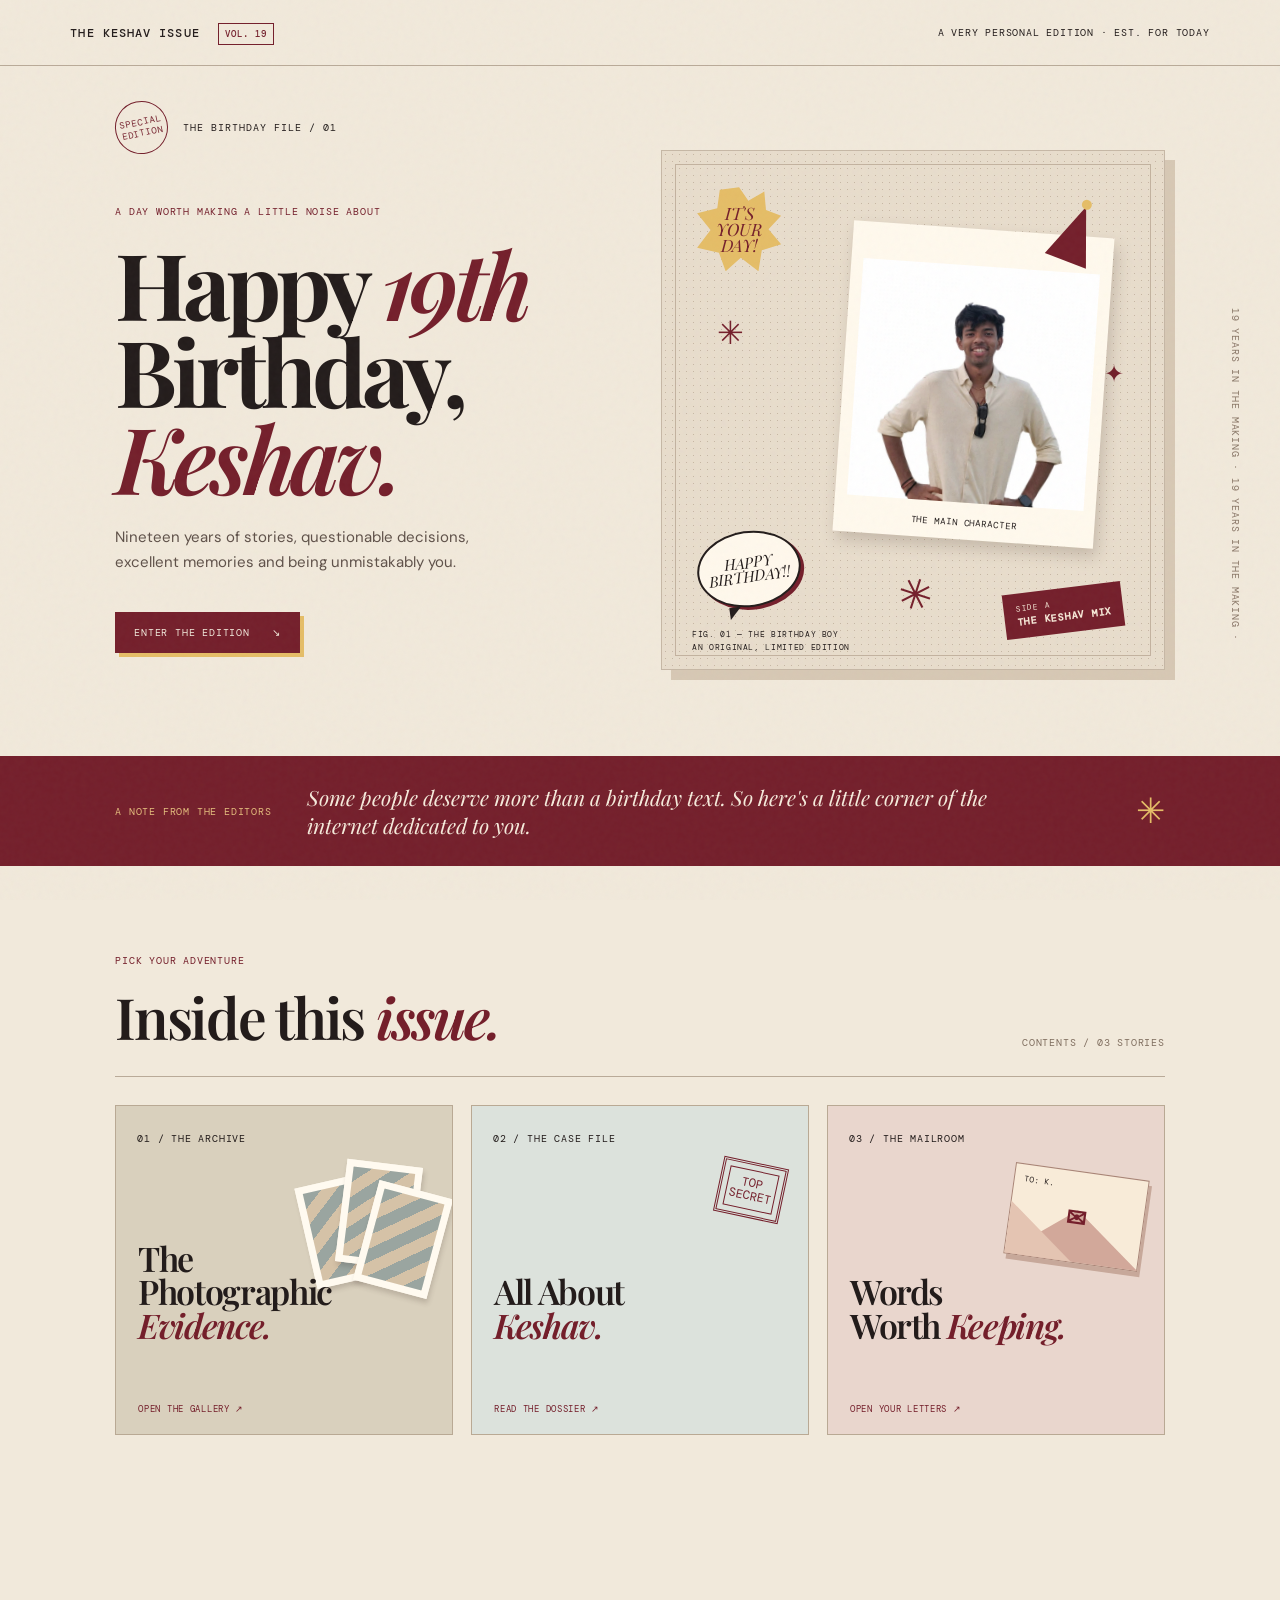
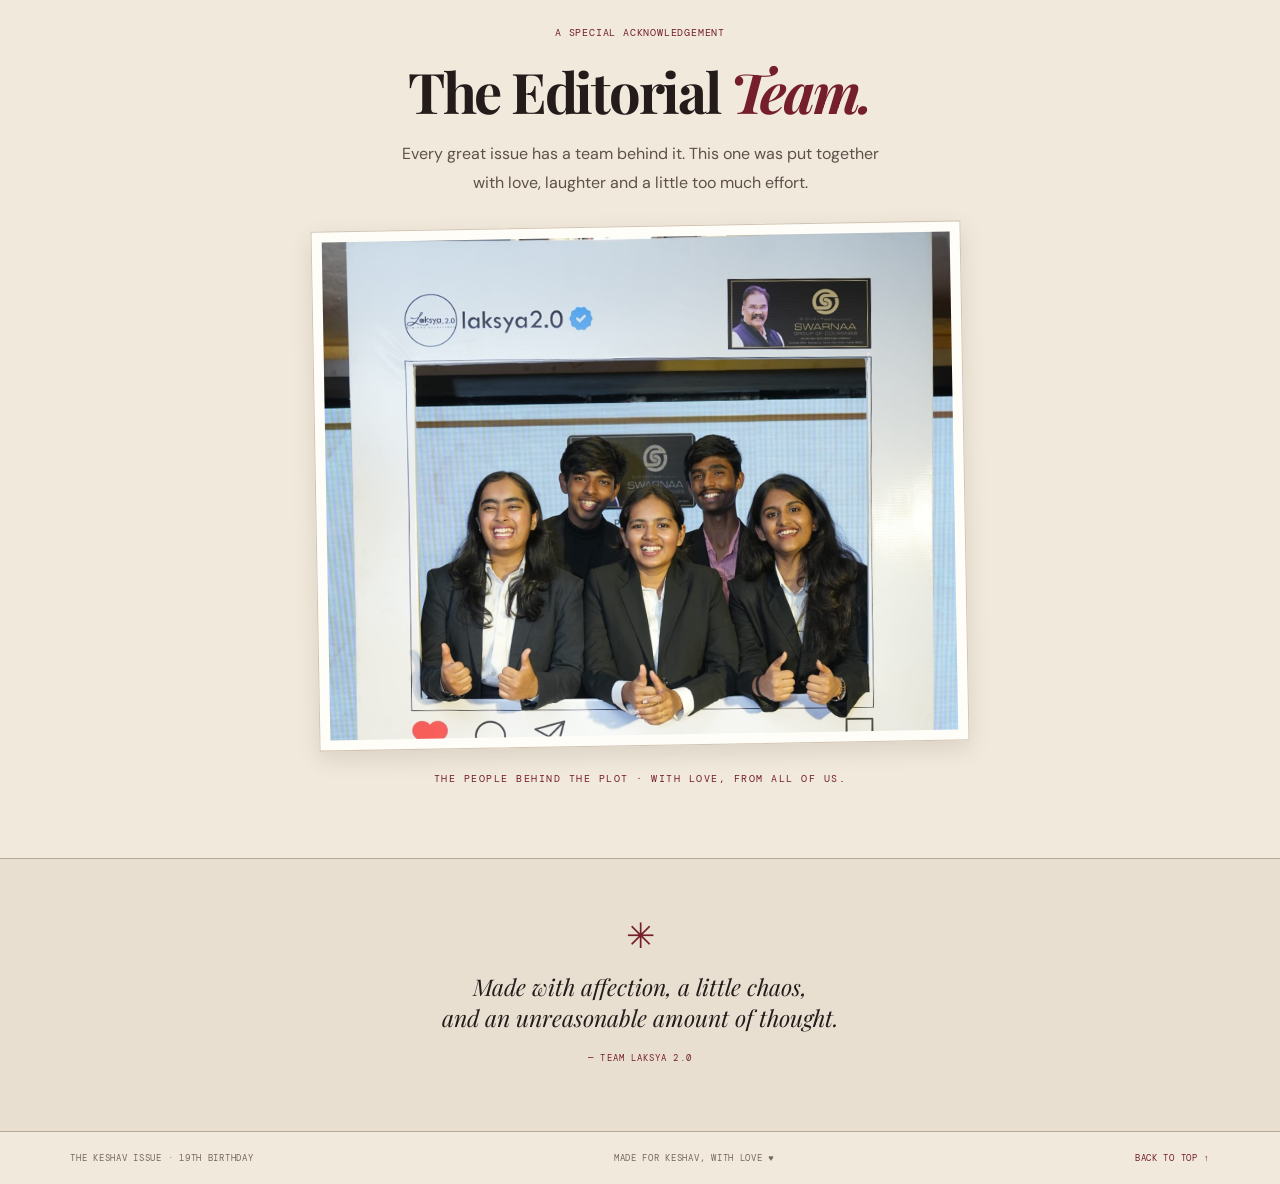
<file: index.html>
<!DOCTYPE html>
<html lang="en">
<head>
  <meta charset="UTF-8">
  <meta name="viewport" content="width=device-width, initial-scale=1.0">
  <meta name="theme-color" content="#efe6d6">
  <title>Happy 19th, Keshav!</title>

  <link rel="preconnect" href="https://fonts.googleapis.com">
  <link rel="preconnect" href="https://fonts.gstatic.com" crossorigin>

  <link href="https://fonts.googleapis.com/css2?family=DM+Mono:wght@400;500&family=DM+Sans:wght@400;500;700&family=Playfair+Display:ital,wght@0,600;0,700;1,600;1,700&family=Special+Elite&display=swap" rel="stylesheet">

  <link rel="stylesheet" href="style.css">
</head>

<body class="home-page">

  <div class="paper-grain" aria-hidden="true"></div>

  <header class="site-top">
    <a class="wordmark" href="index.html">THE KES­HAV ISSUE <span>VOL. 19</span></a>
    <span class="top-note">A VERY PERSONAL EDITION · EST. FOR TODAY</span>
  </header>

  <main>

    <section class="hero-wrap">

      <div class="hero-kicker">
        <span class="stamp">SPECIAL<br>EDITION</span>
        <span>THE BIRTHDAY FILE / 01</span>
      </div>

      <div class="hero-title">
        <p class="eyebrow">A day worth making a little noise about</p>

        <h1>Happy <em>19th</em><br>Birthday,<br><span>Keshav.</span></h1>

        <p class="hero-deck">
          Nineteen years of stories, questionable decisions,
          excellent memories and being unmistakably you.
        </p>

        <a class="pill-link" href="#the-menu">
          ENTER THE EDITION <span>↘</span>
        </a>
      </div>

      <div class="hero-art" aria-label="Birthday illustration">

        <div class="burst burst-one">IT'S<br>YOUR<br>DAY!</div>

        <div class="star star-a">✳</div>
        <div class="star star-b">✦</div>

        <div class="tape-label">SIDE A<br><b>THE KES­HAV MIX</b></div>

        <div class="portrait-frame">
          <img src="keshav-head.png" alt="Keshav" class="hero-portrait">
          <span class="birthday-hat"></span>
          <span class="photo-caption">THE MAIN CHARACTER</span>
        </div>

        <div class="speech-bubble">HAPPY<br>BIRTHDAY!!</div>
        <div class="scribble">✳</div>

        <div class="hero-caption">
          FIG. 01 — THE BIRTHDAY BOY<br>
          AN ORIGINAL, LIMITED EDITION
        </div>

      </div>

      <div class="vertical-note">
        19 YEARS IN THE MAKING · 19 YEARS IN THE MAKING ·
      </div>

    </section>

    <section class="intro-strip">
      <span class="strip-label">A NOTE FROM THE EDITORS</span>

      <p>
        Some people deserve more than a birthday text.
        So here's a little corner of the internet dedicated to <i>you.</i>
      </p>

      <span class="strip-doodle">✳</span>
    </section>

    <section class="menu-section" id="the-menu">

      <div class="section-heading">
        <span class="eyebrow">PICK YOUR ADVENTURE</span>
        <h2>Inside this <em>issue.</em></h2>
        <span class="issue-number">CONTENTS / 03 STORIES</span>
      </div>

      <div class="menu-grid">

        <a class="menu-card menu-gallery" href="gallery.html">
          <span class="card-index">01 / THE ARCHIVE</span>
          <div class="mini-polaroids"><i></i><i></i><i></i></div>
          <h3>The<br>Photographic<br><em>Evidence.</em></h3>
          <span class="card-cta">OPEN THE GALLERY ↗</span>
        </a>

        <a class="menu-card menu-dossier" href="dossier.html">
          <span class="card-index">02 / THE CASE FILE</span>
          <div class="file-stamp">TOP<br>SECRET</div>
          <h3>All About<br><em>Keshav.</em></h3>
          <span class="card-cta">READ THE DOSSIER ↗</span>
        </a>

        <a class="menu-card menu-letters" href="letters.html">
          <span class="card-index">03 / THE MAILROOM</span>
          <div class="envelope-art"><span>TO: K.</span><b>✉</b></div>
          <h3>Words<br>Worth <em>Keeping.</em></h3>
          <span class="card-cta">OPEN YOUR LETTERS ↗</span>
        </a>

      </div>

    </section>

    <!-- THE EDITORIAL TEAM -->

    <section class="editorial-team">

      <div class="editorial-team-heading">

        <span class="eyebrow">A SPECIAL ACKNOWLEDGEMENT</span>

        <h2>The Editorial <em>Team.</em></h2>

        <p>
          Every great issue has a team behind it.
          This one was put together with love,
          laughter and a little too much effort.
        </p>

      </div>

      <div class="editorial-team-photo">
        <img
          src="editorial image.jpeg"
          alt="The people behind The Keshav Issue"
        >
      </div>

      <p class="editorial-team-caption">
        THE PEOPLE BEHIND THE PLOT · WITH LOVE, FROM ALL OF US.
      </p>

    </section>

    <section class="closing-note">

      <span class="big-asterisk">✳</span>

      <p>
        Made with affection, a little chaos,<br>
        and an unreasonable amount of thought.
      </p>

      <span class="closing-sign">— TEAM LAKSYA 2.0</span>

    </section>

  </main>

  <footer class="site-footer">
    <span>THE KESHAV ISSUE · 19TH BIRTHDAY</span>
    <span>MADE FOR KESHAV, WITH LOVE ♥</span>
    <a href="#top">BACK TO TOP ↑</a>
  </footer>

  <script src="script.js"></script>

</body>
</html>
</file>
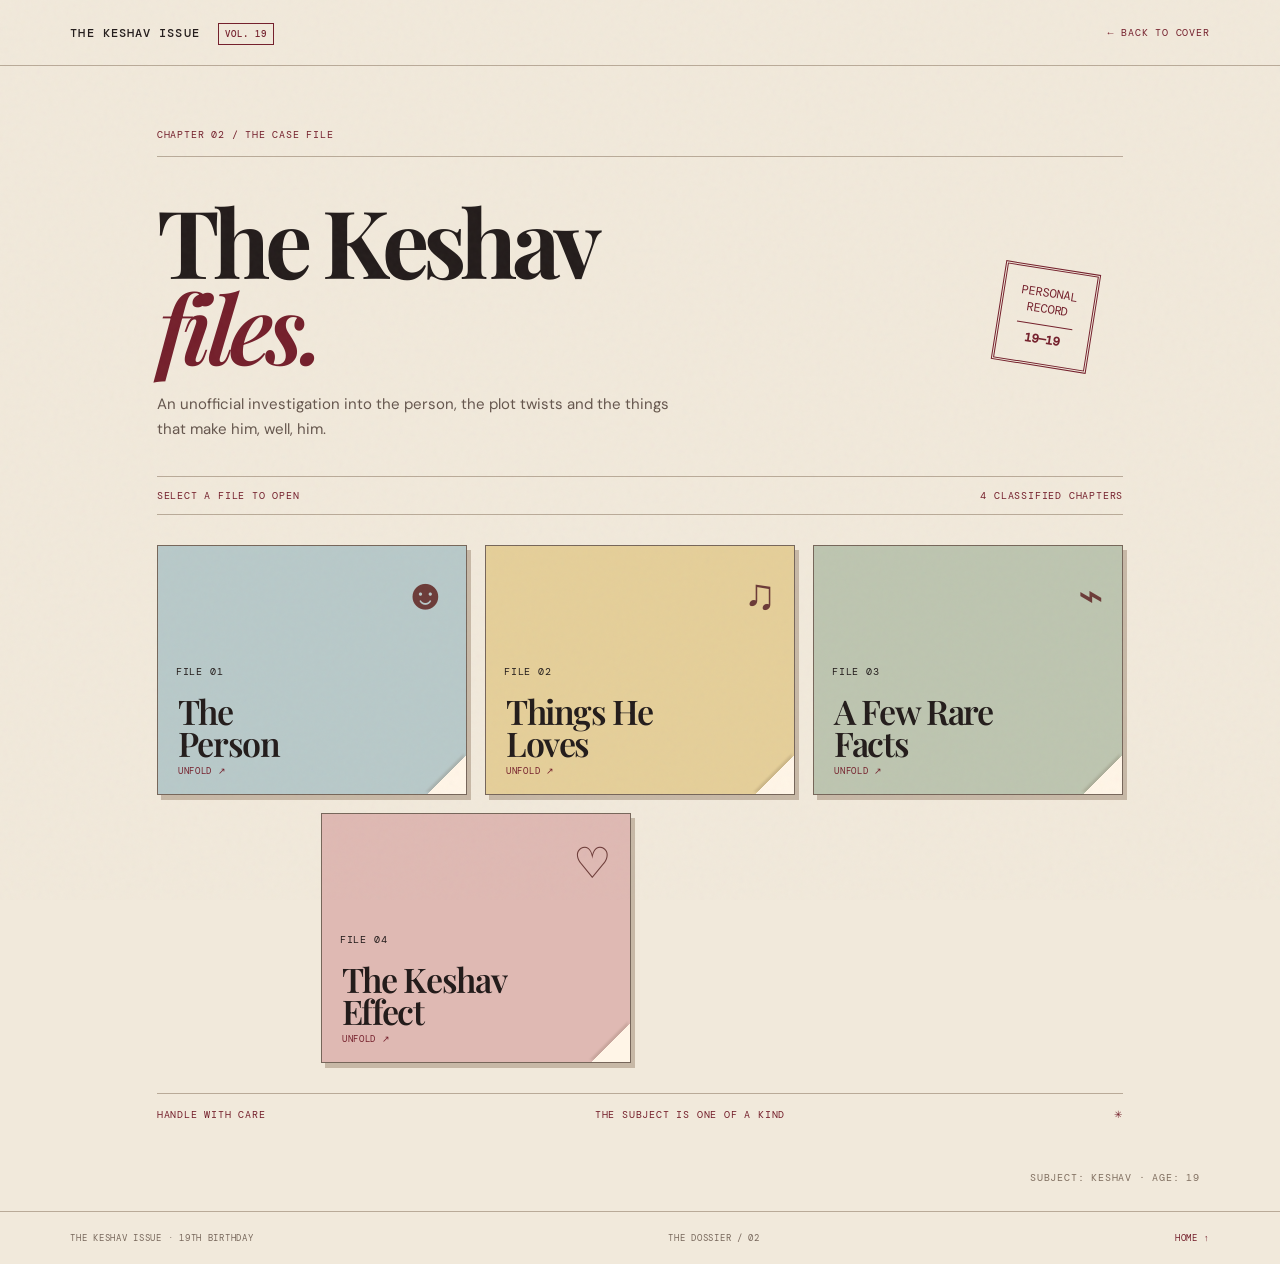
<file: dossier.html>
<!DOCTYPE html>
<html lang="en">
<head>
  <meta charset="UTF-8">
  <meta name="viewport" content="width=device-width, initial-scale=1.0">
  <title>The Keshav Dossier</title>

  <link rel="preconnect" href="https://fonts.googleapis.com">
  <link rel="preconnect" href="https://fonts.gstatic.com" crossorigin>

  <link href="https://fonts.googleapis.com/css2?family=DM+Mono:wght@400;500&family=DM+Sans:wght@400;500;700&family=Playfair+Display:ital,wght@0,600;0,700;1,600;1,700&family=Special+Elite&display=swap" rel="stylesheet">

  <link rel="stylesheet" href="style.css">
</head>

<body class="sub-page dossier-page">

<div class="paper-grain"></div>

<header class="site-top">
  <a class="wordmark" href="index.html">
    THE KESHAV ISSUE <span>VOL. 19</span>
  </a>

  <a class="back-link" href="index.html">
    ← BACK TO COVER
  </a>
</header>

<main class="sub-main">

  <div class="sub-masthead">
    <span class="eyebrow">CHAPTER 02 / THE CASE FILE</span>
    <span class="issue-number">SUBJECT: KESHAV · AGE: 19</span>
  </div>

  <div class="dossier-heading">

    <div>
      <h1 class="sub-title">
        The Keshav<br>
        <em>files.</em>
      </h1>

      <p class="sub-intro">
        An unofficial investigation into the person, the plot twists and the things that make him, well, him.
      </p>
    </div>

    <div class="confidential-stamp">
      PERSONAL<br>
      RECORD<br>
      <b>19—19</b>
    </div>

  </div>

  <div class="dossier-rule">
    <span>SELECT A FILE TO OPEN</span>
    <span>4 CLASSIFIED CHAPTERS</span>
  </div>

  <section class="chapter-grid">

    <button class="chapter-card chapter-blue" data-chapter="0">
      <span class="chapter-no">FILE 01</span>
      <span class="chapter-icon">☻</span>
      <h2>The<br>Person</h2>
      <span class="chapter-open">UNFOLD ↗</span>
      <span class="corner-fold"></span>
    </button>

    <button class="chapter-card chapter-yellow" data-chapter="1">
      <span class="chapter-no">FILE 02</span>
      <span class="chapter-icon">♫</span>
      <h2>Things He<br>Loves</h2>
      <span class="chapter-open">UNFOLD ↗</span>
      <span class="corner-fold"></span>
    </button>

    <button class="chapter-card chapter-sage" data-chapter="2">
      <span class="chapter-no">FILE 03</span>
      <span class="chapter-icon">⌁</span>
      <h2>A Few Rare<br>Facts</h2>
      <span class="chapter-open">UNFOLD ↗</span>
      <span class="corner-fold"></span>
    </button>

    <button class="chapter-card chapter-pink" data-chapter="3">
      <span class="chapter-no">FILE 04</span>
      <span class="chapter-icon">♡</span>
      <h2>The Keshav<br>Effect</h2>
      <span class="chapter-open">UNFOLD ↗</span>
      <span class="corner-fold"></span>
    </button>

  </section>

  <div class="dossier-bottom">
    <span>HANDLE WITH CARE</span>
    <span>THE SUBJECT IS ONE OF A KIND</span>
    <span>✳</span>
  </div>

</main>

<div class="chapter-modal" id="chapterModal" aria-hidden="true">

  <div class="chapter-sheet">

    <button class="modal-close chapter-close" aria-label="Close">
      ×
    </button>

    <span class="eyebrow" id="chapterLabel">
      FILE 01 / CLASSIFIED
    </span>

    <h2 id="chapterTitle"></h2>

    <div class="chapter-body" id="chapterBody"></div>

    <span class="sheet-sign">
      END OF FILE · K-019
    </span>

  </div>

</div>

<footer class="site-footer">
  <span>THE KESHAV ISSUE · 19TH BIRTHDAY</span>
  <span>THE DOSSIER / 02</span>
  <a href="index.html">HOME ↑</a>
</footer>

<script src="script.js"></script>

</body>
</html>
</file>
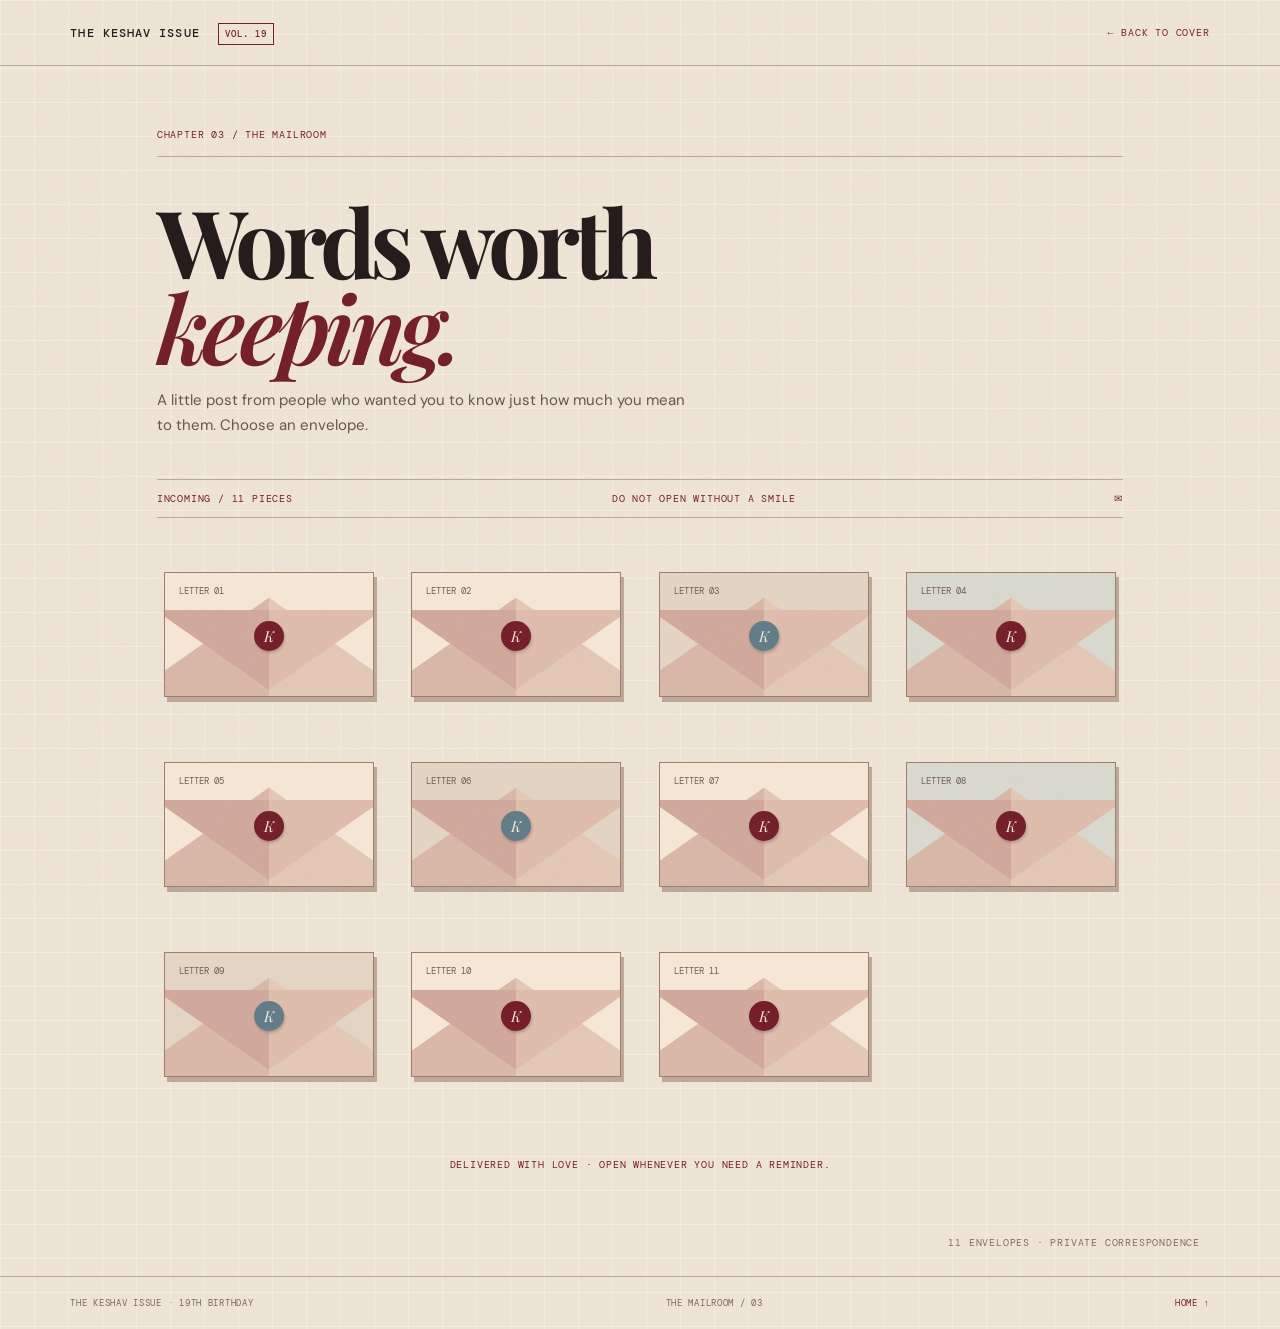
<file: letters.html>
<!DOCTYPE html>
<html lang="en">

<head>
  <meta charset="UTF-8">
  <meta name="viewport" content="width=device-width, initial-scale=1.0">

  <title>The Mailroom — Keshav</title>

  <link rel="preconnect" href="https://fonts.googleapis.com">
  <link rel="preconnect" href="https://fonts.gstatic.com" crossorigin>

  <link href="https://fonts.googleapis.com/css2?family=DM+Mono:wght@400;500&family=DM+Sans:wght@400;500;700&family=Playfair+Display:ital,wght@0,600;0,700;1,600;1,700&family=Special+Elite&display=swap" rel="stylesheet">

  <link rel="stylesheet" href="style.css">
</head>

<body class="sub-page letters-page">

  <div class="paper-grain"></div>

  <!-- HEADER -->

  <header class="site-top">
    <a class="wordmark" href="index.html">
      THE KESHAV ISSUE <span>VOL. 19</span>
    </a>

    <a class="back-link" href="index.html">
      ← BACK TO COVER
    </a>
  </header>


  <!-- MAIN MAILROOM -->

  <main class="sub-main">

    <div class="sub-masthead">
      <span class="eyebrow">CHAPTER 03 / THE MAILROOM</span>
      <span class="issue-number">11 ENVELOPES · PRIVATE CORRESPONDENCE</span>
    </div>

    <h1 class="sub-title">
      Words worth<br>
      <em>keeping.</em>
    </h1>

    <p class="sub-intro">
      A little post from people who wanted you to know just how much you mean to them.
      Choose an envelope.
    </p>

    <div class="mailroom-top">
      <span>INCOMING / 11 PIECES</span>
      <span>DO NOT OPEN WITHOUT A SMILE</span>
      <span>✉</span>
    </div>

    <section class="envelope-grid" id="envelopeGrid"></section>

    <p class="mailroom-note">
      DELIVERED WITH LOVE · OPEN WHENEVER YOU NEED A REMINDER.
    </p>

  </main>


  <!-- LETTER OPENING MODAL -->

  <div
    class="letter-modal"
    id="letterModal"
    aria-hidden="true"
    role="dialog"
    aria-modal="true"
    aria-label="A personal letter"
  >

    <div class="letter-stage">

      <button
        class="modal-close letter-close"
        aria-label="Close letter"
        type="button"
      >
        ×
      </button>


      <!-- ENVELOPE -->

      <div class="open-envelope">

        <!-- Back of envelope -->

        <div class="envelope-back"></div>


        <!-- Letter concealed inside envelope -->

        <div class="letter-paper">

          <span class="letter-from" id="letterFrom"></span>

          <div class="letter-text" id="letterText"></div>

        </div>


        <!-- Side folds -->

        <div class="envelope-front"></div>


        <!-- Bottom fold -->

        <div class="envelope-bottom"></div>


        <!-- Top flap -->

        <div class="envelope-flap"></div>


        <!-- Wax seal -->

        <span class="envelope-seal">K</span>

      </div>


      <p class="letter-hint">
        A MESSAGE, JUST FOR YOU
      </p>

    </div>

  </div>


  <!-- FOOTER -->

  <footer class="site-footer">

    <span>THE KESHAV ISSUE · 19TH BIRTHDAY</span>

    <span>THE MAILROOM / 03</span>

    <a href="index.html">HOME ↑</a>

  </footer>


  <script src="script.js"></script>

</body>
</html>
</file>
<file: style.css>
/* =========================================================
   THE KESHAV ISSUE — COMPLETE VISUAL SYSTEM
   Original Version 2 design with revised letter animation
   ========================================================= */

:root {
  --paper: #f1e9db;
  --paper2: #e8decd;
  --ink: #231c1b;
  --wine: #741f2b;
  --wine2: #9c3b43;
  --blue: #7893a0;
  --yellow: #e5bd67;
  --sage: #9aa58c;
  --pink: #d69b9a;
  --line: #b9aa98;
  --mono: 'DM Mono', monospace;
  --serif: 'Playfair Display', Georgia, serif;
  --type: 'DM Sans', sans-serif;
  --typewriter: 'Special Elite', serif;
}

* {
  box-sizing: border-box;
}

html {
  scroll-behavior: smooth;
}

body {
  margin: 0;
  background: var(--paper);
  color: var(--ink);
  font-family: var(--type);
  overflow-x: hidden;
}

.paper-grain {
  position: fixed;
  inset: 0;
  pointer-events: none;
  z-index: 20;
  opacity: .14;
  background-image: url("data:image/svg+xml,%3Csvg viewBox='0 0 180 180' xmlns='http://www.w3.org/2000/svg'%3E%3Cfilter id='n'%3E%3CfeTurbulence type='fractalNoise' baseFrequency='.9' numOctaves='3' stitchTiles='stitch'/%3E%3C/filter%3E%3Crect width='100%25' height='100%25' filter='url(%23n)' opacity='.23'/%3E%3C/svg%3E");
}

/* =========================================================
   HEADER
   ========================================================= */

.site-top {
  height: 66px;
  padding: 0 5.5%;
  display: flex;
  align-items: center;
  justify-content: space-between;
  border-bottom: 1px solid var(--line);
  position: relative;
  z-index: 2;
}

.wordmark {
  font: 500 12px var(--mono);
  letter-spacing: .09em;
  color: var(--ink);
  text-decoration: none;
}

.wordmark span {
  margin-left: 10px;
  color: var(--wine);
  border: 1px solid var(--wine);
  padding: 4px 6px;
  font-size: 9px;
}

.top-note,
.back-link,
.issue-number,
.eyebrow,
.card-index,
.card-cta,
.strip-label,
.site-footer,
.hero-caption,
.vertical-note,
.gallery-toolbar,
.gallery-footnote,
.dossier-rule,
.chapter-no,
.chapter-open,
.dossier-bottom,
.mailroom-top,
.mailroom-note {
  font: 10px var(--mono);
  letter-spacing: .08em;
}

.back-link {
  color: var(--wine);
  text-decoration: none;
}

/* =========================================================
   HOMEPAGE
   ========================================================= */

.hero-wrap {
  min-height: 690px;
  max-width: 1440px;
  margin: auto;
  padding: 68px 9% 70px;
  position: relative;
  display: grid;
  grid-template-columns: 1fr 1fr;
  align-items: center;
  gap: 4%;
}

.hero-kicker {
  position: absolute;
  top: 35px;
  left: 9%;
  display: flex;
  align-items: center;
  gap: 15px;
  font: 10px var(--mono);
  letter-spacing: .1em;
}

.stamp {
  display: grid;
  place-items: center;
  width: 53px;
  height: 53px;
  border: 1px solid var(--wine);
  border-radius: 50%;
  color: var(--wine);
  font: 9px/1.2 var(--mono);
  text-align: center;
  transform: rotate(-12deg);
}

.hero-title {
  position: relative;
  z-index: 1;
  padding-top: 28px;
}

.eyebrow {
  color: var(--wine);
  text-transform: uppercase;
}

.hero-title h1 {
  font: 700 clamp(56px, 7.2vw, 104px)/.94 var(--serif);
  letter-spacing: -.055em;
  margin: 22px 0 25px;
}

.hero-title h1 em,
.hero-title h1 span,
.sub-title em {
  color: var(--wine);
  font-weight: 600;
}

.hero-title h1 span {
  font-style: italic;
}

.hero-deck {
  font: 15px/1.65 var(--type);
  max-width: 360px;
  color: #5f5149;
}

.pill-link {
  display: inline-flex;
  gap: 22px;
  align-items: center;
  margin-top: 22px;
  background: var(--wine);
  color: var(--paper);
  padding: 14px 19px;
  text-decoration: none;
  font: 10px var(--mono);
  letter-spacing: .08em;
  box-shadow: 4px 4px 0 var(--yellow);
  transition: .2s;
}

.pill-link:hover {
  transform: translate(2px, 2px);
  box-shadow: 2px 2px 0 var(--yellow);
}

.hero-art {
  height: 520px;
  position: relative;
  background: #e8ddcc;
  border: 1px solid #c6b7a5;
  box-shadow: 10px 10px 0 #d7c8b4;
  overflow: hidden;
  background-image: radial-gradient(#c7b7a4 .7px, transparent .7px);
  background-size: 7px 7px;
}

.hero-art:before {
  content: "";
  position: absolute;
  inset: 13px;
  border: 1px solid #c3b29f;
  pointer-events: none;
}

.portrait-frame {
  position: absolute;
  right: 12%;
  top: 15%;
  width: 52%;
  height: 60%;
  background: #fff9ed;
  padding: 12px 12px 37px;
  transform: rotate(4deg);
  box-shadow: 4px 8px 15px #49342b35;
  z-index: 2;
}

.birthday-hat {
  position: absolute;
  top: -31px;
  right: 17px;
  width: 0;
  height: 0;
  border-left: 22px solid transparent;
  border-right: 22px solid transparent;
  border-bottom: 58px solid var(--wine);
  transform: rotate(17deg);
  z-index: 5;
}

.birthday-hat::after {
  content: "";
  position: absolute;
  top: -7px;
  left: -5px;
  width: 10px;
  height: 10px;
  border-radius: 50%;
  background: var(--yellow);
}

.hero-portrait {
  width: 100%;
  height: 100%;
  object-fit: contain;
  object-position: center bottom;
  filter: saturate(.85);
}

.portrait-fallback {
  display: none;
  width: 100%;
  height: 100%;
  place-items: center;
  background: repeating-linear-gradient(135deg, #e6d6c1 0 8px, #f1e7d8 8px 16px);
  font: 12px/1.5 var(--mono);
  text-align: center;
  color: var(--wine);
}

.photo-caption {
  position: absolute;
  bottom: 11px;
  left: 0;
  right: 0;
  text-align: center;
  font: 9px var(--mono);
  letter-spacing: .1em;
}

.cake-illustration {
  position: absolute;
  bottom: 11%;
  left: 9%;
  width: 40%;
  height: 29%;
  z-index: 3;
}

.cake-body {
  position: absolute;
  bottom: 12%;
  left: 9%;
  width: 78%;
  height: 49%;
  background: var(--wine2);
  border: 2px solid #54212a;
  border-radius: 8px 8px 15px 15px;
  box-shadow: inset 0 -9px #5f1c28;
}

.cake-top {
  position: absolute;
  bottom: 54%;
  left: 8%;
  width: 80%;
  height: 18%;
  background: #f7e8d4;
  border: 2px solid #6e3a36;
  border-radius: 50%;
}

.icing {
  position: absolute;
  bottom: 45%;
  left: 14%;
  width: 68%;
  height: 13%;
  border-bottom: 5px dotted #f7e8d4;
}

.cake-plate {
  position: absolute;
  bottom: 5%;
  left: 0;
  width: 98%;
  height: 12%;
  border-radius: 50%;
  background: #f8f0e2;
  border: 2px solid #987e6b;
}

.candle {
  position: absolute;
  z-index: 2;
  bottom: 71%;
  left: 35%;
  color: var(--wine);
  font: italic 32px var(--serif);
  transform: rotate(-7deg);
}

.burst {
  position: absolute;
  top: 7%;
  left: 7%;
  z-index: 4;
  background: var(--yellow);
  color: var(--wine);
  width: 84px;
  height: 84px;
  display: grid;
  place-items: center;
  text-align: center;
  font: italic 17px/.95 var(--serif);
  clip-path: polygon(50% 0,61% 16%,80% 5%,82% 27%,100% 34%,85% 50%,100% 68%,77% 75%,73% 100%,52% 84%,34% 100%,26% 78%,0 72%,16% 51%,0 31%,24% 25%,27% 3%);
}

.speech-bubble {
  position: absolute;
  left: 7%;
  bottom: 12%;
  right: auto;
  z-index: 4;
  background: #fff8ec;
  border: 2px solid var(--ink);
  border-radius: 50%;
  width: 104px;
  height: 76px;
  display: grid;
  place-items: center;
  text-align: center;
  font: italic 15px/.95 var(--serif);
  transform: rotate(-8deg);
  box-shadow: 3px 3px 0 var(--wine);
}

.speech-bubble:after {
  content: "";
  position: absolute;
  bottom: -12px;
  left: 25px;
  border-width: 12px 12px 0 0;
  border-style: solid;
  border-color: var(--ink) transparent transparent transparent;
}

.tape-label {
  position: absolute;
  bottom: 7%;
  right: 8%;
  left: auto;
  z-index: 4;
  background: var(--wine);
  color: #f6e8d7;
  padding: 9px 12px;
  transform: rotate(-7deg);
  font: 8px/1.5 var(--mono);
  letter-spacing: .1em;
}

.tape-label b {
  font-size: 10px;
}

.star {
  position: absolute;
  color: var(--wine);
  font-size: 32px;
}

.star-a {
  top: 31%;
  left: 11%;
}

.star-b {
  right: 8%;
  top: 40%;
  font-size: 24px;
}

.scribble {
  position: absolute;
  left: 47%;
  bottom: 9%;
  font-size: 42px;
  color: var(--wine);
  transform: rotate(18deg);
}

.hero-caption {
  position: absolute;
  bottom: 3%;
  left: 6%;
  font-size: 8px;
  line-height: 1.6;
}

.vertical-note {
  position: absolute;
  right: 3%;
  top: 35%;
  writing-mode: vertical-rl;
  color: #8a7767;
}

/* =========================================================
   INTRO STRIP AND HOMEPAGE MENU
   ========================================================= */

.intro-strip {
  background: var(--wine);
  color: #f5eadb;
  padding: 27px 9%;
  display: flex;
  align-items: center;
  gap: 35px;
  position: relative;
}

.strip-label {
  white-space: nowrap;
  color: #e4bd7d;
}

.intro-strip p {
  font: italic 21px var(--serif);
  margin: 0;
  max-width: 720px;
}

.strip-doodle {
  margin-left: auto;
  font-size: 35px;
  color: var(--yellow);
}

.menu-section {
  padding: 82px 9% 95px;
  max-width: 1440px;
  margin: auto;
}

.section-heading {
  position: relative;
  border-bottom: 1px solid var(--line);
  padding-bottom: 22px;
  margin-bottom: 28px;
}

.section-heading h2 {
  font: 600 clamp(36px, 5vw, 57px) var(--serif);
  margin: 9px 0 0;
  letter-spacing: -.04em;
}

.section-heading h2 em {
  color: var(--wine);
}

.issue-number {
  position: absolute;
  right: 0;
  bottom: 27px;
  color: #806f60;
}

.menu-grid {
  display: grid;
  grid-template-columns: repeat(3, 1fr);
  gap: 18px;
}

.menu-card {
  min-height: 330px;
  padding: 20px 21px 18px;
  text-decoration: none;
  color: var(--ink);
  position: relative;
  overflow: hidden;
  border: 1px solid #b9a994;
  transition: transform .2s, box-shadow .2s;
}

.menu-card:hover {
  transform: translateY(-5px);
  box-shadow: 6px 7px 0 #c7b49d;
}

.menu-gallery {
  background: #d9d0bd;
}

.menu-dossier {
  background: #dce2dc;
}

.menu-letters {
  background: #e9d6cd;
}

.card-index {
  position: relative;
  z-index: 2;
}

.menu-card h3 {
  position: absolute;
  left: 22px;
  bottom: 58px;
  font: 600 34px/.98 var(--serif);
  letter-spacing: -.04em;
}

.menu-card h3 em {
  color: var(--wine);
}

.card-cta {
  position: absolute;
  bottom: 19px;
  left: 22px;
  color: var(--wine);
  font-size: 9px;
}

.mini-polaroids {
  position: absolute;
  right: 22px;
  top: 57px;
  width: 125px;
  height: 130px;
}

.mini-polaroids i {
  position: absolute;
  width: 76px;
  height: 103px;
  background: #faf4e8;
  border: 7px solid #fffaf0;
  box-shadow: 2px 4px 5px #3e302b30;
}

.mini-polaroids i:after {
  content: "";
  position: absolute;
  inset: 0;
  background: repeating-linear-gradient(140deg, #9aa5a0 0 12px, #d5c2a7 12px 24px);
}

.mini-polaroids i:nth-child(1) {
  left: 0;
  top: 16px;
  transform: rotate(-13deg);
}

.mini-polaroids i:nth-child(2) {
  left: 36px;
  top: 0;
  transform: rotate(7deg);
}

.mini-polaroids i:nth-child(3) {
  left: 60px;
  top: 25px;
  transform: rotate(15deg);
}

.file-stamp {
  position: absolute;
  right: 24px;
  top: 56px;
  border: 3px double var(--wine);
  color: var(--wine);
  font: 12px/1.1 var(--mono);
  padding: 12px 9px;
  transform: rotate(12deg);
  text-align: center;
}

.file-stamp:after {
  content: "";
  position: absolute;
  inset: 5px;
  border: 1px solid var(--wine);
}

.envelope-art {
  position: absolute;
  right: 20px;
  top: 65px;
  width: 135px;
  height: 92px;
  background: #f8ebd8;
  border: 1px solid #a98578;
  box-shadow: 3px 5px 0 #c7a89a;
  transform: rotate(8deg);
  display: grid;
  place-items: center;
}

.envelope-art:before,
.envelope-art:after {
  content: "";
  position: absolute;
  bottom: 0;
  width: 0;
  height: 0;
  border-style: solid;
}

.envelope-art:before {
  border-width: 0 67px 52px;
  border-color: transparent transparent #d2a89a;
}

.envelope-art:after {
  border-width: 52px 0 0 67px;
  border-color: transparent transparent transparent #e4c4b2;
  left: 0;
}

.envelope-art span {
  position: absolute;
  top: 9px;
  left: 10px;
  font: 8px var(--mono);
  z-index: 2;
}

.envelope-art b {
  z-index: 3;
  font-size: 24px;
  color: var(--wine);
}

.closing-note {
  text-align: center;
  padding: 54px 20px 65px;
  border-top: 1px solid var(--line);
  background: #e9dfd0;
}

.big-asterisk {
  font-size: 35px;
  color: var(--wine);
}

.closing-note p {
  font: italic 23px/1.35 var(--serif);
  margin: 12px;
}

.closing-sign {
  font: 9px var(--mono);
  letter-spacing: .12em;
  color: var(--wine);
}

.site-footer {
  padding: 20px 5.5%;
  display: flex;
  justify-content: space-between;
  gap: 15px;
  flex-wrap: wrap;
  border-top: 1px solid var(--line);
  color: #78685c;
  font-size: 9px;
}

.site-footer a {
  color: var(--wine);
  text-decoration: none;
}

/* =========================================================
   SUBPAGE COMMON STYLES
   ========================================================= */

.sub-main {
  max-width: 1120px;
  margin: auto;
  padding: 62px 6% 90px;
  position: relative;
}

.sub-masthead {
  display: flex;
  justify-content: space-between;
  gap: 15px;
  border-bottom: 1px solid var(--line);
  padding-bottom: 15px;
}

.sub-title {
  font: 700 clamp(55px, 8vw, 94px)/.92 var(--serif);
  letter-spacing: -.06em;
  margin: 40px 0 18px;
}

.sub-intro {
  font: 15px/1.65 var(--type);
  color: #65564d;
  max-width: 530px;
  margin: 0 0 35px;
}

.gallery-toolbar,
.mailroom-top,
.dossier-rule {
  display: flex;
  justify-content: space-between;
  gap: 10px;
  border-top: 1px solid var(--line);
  border-bottom: 1px solid var(--line);
  padding: 12px 0;
  color: var(--wine);
}

/* =========================================================
   GALLERY
   ========================================================= */

.photo-grid {
  display: grid;
  grid-template-columns: repeat(4, 1fr);
  gap: 25px 20px;
  padding: 32px 0;
}

.photo-card {
  border: 0;
  background: transparent;
  padding: 0;
  cursor: pointer;
  text-align: left;
  position: relative;
  min-width: 0;
}

.photo-mat {
  display: block;
  width: 100%;
  height: 255px;
  background: #fff9ed;
  padding: 10px 10px 31px;
  box-shadow: 3px 5px 10px rgba(50, 35, 25, .18);
  border: 1px solid #d2c4b2;
  position: relative;
  transform: rotate(var(--tilt));
  transition: transform .2s, box-shadow .2s;
}

.photo-card:nth-child(3n) .photo-mat {
  --tilt: 2deg;
}

.photo-card:nth-child(3n+1) .photo-mat {
  --tilt: -1.8deg;
}

.photo-card:nth-child(3n+2) .photo-mat {
  --tilt: .7deg;
}

.photo-card:hover .photo-mat {
  transform: rotate(0) translateY(-5px);
  box-shadow: 5px 9px 16px #44342b30;
}

.photo-image {
  display: block;
  width: 100%;
  height: 100%;
  position: relative;
  overflow: hidden;
  background: #ded5c7;
  background-image: radial-gradient(#b8a997 .8px, transparent .8px);
  background-size: 7px 7px;
}

.photo-image img {
  display: block;
  width: 100%;
  height: 100%;
  object-fit: cover;
  position: relative;
  z-index: 1;
}

.photo-placeholder {
  position: absolute;
  inset: 0;
  display: grid;
  place-items: center;
  text-align: center;
  color: #927f6d;
  font: 10px/1.5 var(--mono);
  letter-spacing: .08em;
}

.photo-label {
  position: absolute;
  bottom: 9px;
  left: 12px;
  right: 12px;
  text-align: center;
  font: 9px var(--mono);
  color: #64584e;
  white-space: nowrap;
  overflow: hidden;
  text-overflow: ellipsis;
}

.photo-pin {
  position: absolute;
  top: -7px;
  left: 48%;
  width: 13px;
  height: 13px;
  border-radius: 50%;
  background: var(--wine);
  box-shadow: 1px 2px 2px #0003;
  z-index: 2;
}

.photo-card:nth-child(4n) .photo-pin {
  background: var(--blue);
}

.gallery-footnote {
  text-align: center;
  color: var(--wine);
  padding: 24px;
  border-top: 1px solid var(--line);
}

/* =========================================================
   MODALS
   ========================================================= */

.photo-modal,
.chapter-modal,
.letter-modal {
  position: fixed;
  inset: 0;
  z-index: 50;
  background: #211a18d9;
  display: none;
  align-items: center;
  justify-content: center;
  padding: 24px;
}

.photo-modal.open,
.chapter-modal.open,
.letter-modal.open {
  display: flex;
}

.modal-close {
  position: absolute;
  right: 22px;
  top: 18px;
  border: 0;
  background: transparent;
  color: var(--wine);
  font-size: 32px;
  cursor: pointer;
  z-index: 10;
}

.modal-paper {
  position: relative;
  background: #f7eedf;
  padding: 18px 18px 20px;
  max-width: 600px;
  width: min(90vw, 600px);
  box-shadow: 0 15px 50px #0006;
  transform: rotate(-1deg);
}

.modal-paper img {
  display: block;
  width: 100%;
  max-height: 60vh;
  object-fit: contain;
  background: #ddd2c2;
}

.modal-copy {
  padding: 15px 5px 0;
}

.modal-copy span {
  font: 9px var(--mono);
  color: var(--wine);
}

.modal-copy p {
  font: italic 20px var(--serif);
  margin: 8px 0 0;
}

/* =========================================================
   DOSSIER
   ========================================================= */

.dossier-heading {
  display: flex;
  justify-content: space-between;
  align-items: center;
}

.dossier-heading .sub-title {
  margin-bottom: 22px;
}

.confidential-stamp {
  border: 3px double var(--wine);
  color: var(--wine);
  padding: 15px 17px;
  text-align: center;
  font: 12px/1.35 var(--mono);
  transform: rotate(9deg);
  margin-right: 3%;
}

.confidential-stamp b {
  display: block;
  border-top: 1px solid var(--wine);
  margin-top: 8px;
  padding-top: 6px;
}

.chapter-grid {
  display: grid;
  grid-template-columns: repeat(6, 1fr);
  gap: 18px;
  padding: 30px 0;
}

.chapter-card {
  grid-column: span 2;
  min-height: 250px;
  border: 1px solid #76665a;
  padding: 18px;
  text-align: left;
  position: relative;
  overflow: hidden;
  cursor: pointer;
  color: var(--ink);
  box-shadow: 4px 5px 0 #c7b8a6;
  transition: transform .2s, box-shadow .2s;
}

.chapter-card:nth-child(4) {
  grid-column: 2 / span 2;
}

.chapter-card:nth-child(5) {
  grid-column: 4 / span 2;
}

.chapter-card:hover {
  transform: translateY(-5px) rotate(-1deg);
  box-shadow: 7px 9px 0 #b8a58f;
}

.chapter-red { background: #d8b5a9; }
.chapter-blue { background: #b8c9c9; }
.chapter-yellow { background: #e5cf99; }
.chapter-sage { background: #bdc5b0; }
.chapter-pink { background: #dfb9b3; }

.chapter-no {
  position: relative;
  z-index: 2;
}

.chapter-icon {
  position: absolute;
  right: 18px;
  top: 24px;
  font-size: 43px;
  color: #6c3b38;
}

.chapter-card h2 {
  position: absolute;
  left: 20px;
  bottom: 35px;
  font: 600 34px/.95 var(--serif);
  letter-spacing: -.04em;
  margin: 0;
}

.chapter-open {
  position: absolute;
  bottom: 17px;
  left: 20px;
  color: var(--wine);
  font-size: 9px;
}

.corner-fold {
  position: absolute;
  right: 0;
  bottom: 0;
  width: 38px;
  height: 38px;
  background: linear-gradient(135deg, transparent 49%, #fff5e7 50%);
  filter: drop-shadow(-2px -2px 1px #6e584533);
}

.dossier-bottom {
  display: flex;
  justify-content: space-between;
  border-top: 1px solid var(--line);
  padding-top: 14px;
  color: var(--wine);
}

.chapter-sheet {
  background: #f7eedf;
  max-width: 650px;
  width: min(90vw, 650px);
  padding: 48px 50px 35px;
  position: relative;
  box-shadow: 0 15px 50px #0006;
  background-image: repeating-linear-gradient(0deg, transparent 0 31px, #d8c9b7 32px);
}

.chapter-sheet:before {
  content: "";
  position: absolute;
  left: 30px;
  top: 0;
  bottom: 0;
  border-left: 1px solid #c68d86;
}

.chapter-sheet h2 {
  font: 600 42px var(--serif);
  color: var(--wine);
  margin: 18px 0;
}

.chapter-body {
  font: 16px/2 var(--typewriter);
  white-space: pre-wrap;
  min-height: 130px;
}

.sheet-sign {
  display: block;
  text-align: right;
  margin-top: 25px;
  font: 9px var(--mono);
  color: var(--wine);
}

/* =========================================================
   LETTERS PAGE — MAILROOM
   ========================================================= */

.letters-page {
  background-color: #eee4d6;
  background-image:
    linear-gradient(90deg, #d8c9b6 1px, transparent 1px),
    linear-gradient(#d8c9b6 1px, transparent 1px);
  background-size: 34px 34px;
  background-blend-mode: soft-light;
}

.letters-page .paper-grain {
  opacity: .1;
}

.mailroom-top {
  margin-top: 42px;
}

.envelope-grid {
  display: grid;
  grid-template-columns: repeat(4, 1fr);
  gap: 30px 24px;
  padding: 36px 0;
}

.envelope-card {
  border: 0;
  background: transparent;
  cursor: pointer;
  min-height: 160px;
  position: relative;
  display: grid;
  place-items: center;
}

.envelope-shape {
  position: relative;
  width: 100%;
  max-width: 210px;
  height: 125px;
  background: #f6e6d5;
  border: 1px solid #9f7c70;
  box-shadow: 3px 5px 0 #bda89a;
  transition: transform .25s;
}

.envelope-shape:before {
  content: "";
  position: absolute;
  inset: 0;
  background:
    linear-gradient(145deg, transparent 49.5%, #d9b8a8 50%) left / 50% 100% no-repeat,
    linear-gradient(215deg, transparent 49.5%, #e4c8b6 50%) right / 50% 100% no-repeat;
}

.envelope-shape:after {
  content: "";
  position: absolute;
  left: 0;
  right: 0;
  bottom: 0;
  height: 70%;
  background:
    linear-gradient(35deg, transparent 49.5%, #d1a99c 50%) left / 50% 100% no-repeat,
    linear-gradient(-35deg, transparent 49.5%, #dfbdad 50%) right / 50% 100% no-repeat;
}

.envelope-card:nth-child(3n) .envelope-shape {
  background: #e4d4c4;
}

.envelope-card:nth-child(4n) .envelope-shape {
  background: #d9d9cf;
}

.envelope-card:hover .envelope-shape {
  transform: translateY(-6px) rotate(-2deg);
}

.envelope-number {
  position: absolute;
  top: 12px;
  left: 14px;
  z-index: 2;
  font: 9px var(--mono);
  color: #725c50;
}

.envelope-seal-small {
  position: absolute;
  z-index: 3;
  left: calc(50% - 15px);
  top: 48px;
  width: 30px;
  height: 30px;
  border-radius: 50%;
  background: var(--wine);
  color: #f8e8d6;
  display: grid;
  place-items: center;
  font: italic 15px var(--serif);
  box-shadow: 1px 2px 3px #0003;
}

.envelope-card:nth-child(3n) .envelope-seal-small {
  background: #627d89;
}

.mailroom-note {
  text-align: center;
  padding: 18px 0 5px;
  color: var(--wine);
}

/* =========================================================
   LETTER MODAL — ENVELOPE CONSTRUCTION
   ========================================================= */

.letter-stage {
  width: min(90vw, 620px);
  height: 520px;
  position: relative;
  display: flex;
  align-items: center;
  justify-content: center;
  perspective: 1200px;
}

.open-envelope {
  width: 100%;
  height: 310px;
  position: relative;
  margin-top: 60px;
  perspective: 1200px;
  transform-style: preserve-3d;
}

/* Back of the envelope */

.envelope-back {
  position: absolute;
  inset: 0;
  background: #d6b3a4;
  border: 1px solid #8c6259;
  z-index: 1;
}

/* Letter inside the envelope */

.letter-paper {
  position: absolute;
  z-index: 2;
  left: 7%;
  right: 7%;
  bottom: 15px;
  height: 270px;
  background: #fff8e9;
  padding: 25px 30px;
  box-shadow: 0 2px 6px #0002;
  overflow: auto;

  transform: translateY(0);
  transition: transform 1s cubic-bezier(.2, .8, .2, 1);
}

.letter-from {
  display: block;
  font: italic 20px var(--serif);
  color: var(--wine);
  margin-bottom: 18px;
}

.letter-text {
  font: 15px/1.8 var(--typewriter);
  white-space: pre-wrap;
}

/* Front envelope structure */

.envelope-front {
  position: absolute;
  z-index: 3;
  inset: 0;
  background: transparent;
  pointer-events: none;
}

/* Left envelope fold */

.envelope-front:before {
  content: "";
  position: absolute;
  left: 0;
  top: 0;
  width: 51%;
  height: 100%;
  background: #d1a99c;
  clip-path: polygon(0 0, 100% 50%, 0 100%);
  transform-origin: left center;
  transform: rotateY(0deg);
  transition: transform .75s ease;
  backface-visibility: hidden;
}

/* Right envelope fold */

.envelope-front:after {
  content: "";
  position: absolute;
  right: 0;
  top: 0;
  width: 51%;
  height: 100%;
  background: #dfbdad;
  clip-path: polygon(100% 0, 100% 100%, 0 50%);
  transform-origin: right center;
  transform: rotateY(0deg);
  transition: transform .75s ease;
  backface-visibility: hidden;
}

/* Bottom envelope fold */

.envelope-bottom {
  position: absolute;
  z-index: 4;
  left: 0;
  right: 0;
  bottom: 0;
  height: 75%;
  background: #cda294;
  clip-path: polygon(0 100%, 50% 0, 100% 100%);
  transform-origin: bottom center;
  transition: transform .75s ease;
  backface-visibility: hidden;
}

/* Top envelope flap */

.envelope-flap {
  position: absolute;
  z-index: 6;
  left: 0;
  right: 0;
  top: 0;
  height: 55%;
  background: #e8c9b8;
  clip-path: polygon(0 0, 100% 0, 50% 100%);
  transform-origin: top center;
  transform: rotateX(0deg);
  transition: transform .75s ease;
  backface-visibility: hidden;
  filter: drop-shadow(0 2px 2px #0002);
}

/* Wax seal */

.envelope-seal {
  position: absolute;
  z-index: 7;
  left: calc(50% - 18px);
  top: 43%;
  width: 36px;
  height: 36px;
  border-radius: 50%;
  background: var(--wine);
  color: #f6e7d7;
  display: grid;
  place-items: center;
  font: italic 18px var(--serif);
  transition: opacity .25s ease, transform .25s ease;
}

/* =========================================================
   LETTER OPENING SEQUENCE
   The JS adds .revealed after the modal appears.
   ========================================================= */

/* First: remove the wax seal */

.letter-modal.revealed .envelope-seal {
  opacity: 0;
  transform: scale(.5);
}

/* Second: open the top flap */

.letter-modal.revealed .envelope-flap {
  transform: rotateX(180deg);
  z-index: 1;
}

/* Third: open the side folds */

.letter-modal.revealed .envelope-front:before {
  transform: rotateY(-110deg);
}

.letter-modal.revealed .envelope-front:after {
  transform: rotateY(110deg);
}

/* Fourth: open the bottom fold */

.letter-modal.revealed .envelope-bottom {
  transform: rotateX(-115deg);
  z-index: 1;
}

/* Fifth: slide the letter out */

.letter-modal.revealed .letter-paper {
  transform: translateY(-205px);
  transition-delay: .85s;
  z-index: 5;
}

/* =========================================================
   RESPONSIVE DESIGN
   ========================================================= */

@media (max-width: 900px) {
  .hero-wrap {
    gap: 3%;
  }

  .hero-art {
    height: 450px;
  }

  .menu-grid {
    grid-template-columns: repeat(2, 1fr);
  }

  .photo-grid {
    grid-template-columns: repeat(3, 1fr);
  }

  .envelope-grid {
    grid-template-columns: repeat(3, 1fr);
  }
}

@media (max-width: 540px) {

  .site-top {
    height: 58px;
    padding: 0 5%;
  }

  .top-note {
    display: none;
  }

  .wordmark {
    font-size: 10px;
  }

  .hero-wrap {
    padding: 75px 6% 48px;
    grid-template-columns: 1fr;
  }

  .hero-title h1 {
    font-size: 62px;
  }

  .hero-art {
    height: 390px;
  }

  .portrait-frame {
    right: 10%;
    width: 56%;
    height: 58%;
  }

  .speech-bubble {
    width: 83px;
    height: 65px;
    font-size: 12px;
  }

  .intro-strip {
    display: block;
    padding: 24px 7%;
  }

  .intro-strip p {
    font-size: 19px;
    margin-top: 12px;
  }

  .strip-doodle {
    display: none;
  }

  .menu-grid {
    grid-template-columns: 1fr;
  }

  .menu-card,
  .menu-card:last-child {
    grid-column: auto;
    min-height: 285px;
  }

  .issue-number {
    position: static;
    display: block;
    margin-top: 12px;
  }

  .sub-main {
    padding: 40px 6% 65px;
  }

  .sub-masthead {
    font-size: 8px;
  }

  .sub-title {
    font-size: 59px;
    margin-top: 30px;
  }

  .photo-grid {
    grid-template-columns: repeat(2, 1fr);
    gap: 19px 13px;
  }

  .photo-mat {
    height: 220px;
    padding: 8px 8px 28px;
  }

  .photo-label {
    font-size: 8px;
  }

  .dossier-heading {
    align-items: flex-start;
  }

  .confidential-stamp {
    font-size: 9px;
    padding: 10px;
    margin-top: 40px;
  }

  .chapter-grid {
    grid-template-columns: 1fr 1fr;
    gap: 13px;
  }

  .chapter-card,
  .chapter-card:nth-child(4),
  .chapter-card:nth-child(5) {
    grid-column: auto;
    min-height: 205px;
    padding: 14px;
  }

  .chapter-card h2 {
    font-size: 27px;
    left: 14px;
    bottom: 32px;
  }

  .chapter-no,
  .chapter-open {
    font-size: 8px;
    left: 14px;
  }

  .chapter-icon {
    font-size: 30px;
    right: 12px;
  }

  .dossier-bottom {
    font-size: 8px;
  }

  .dossier-bottom span:nth-child(2) {
    display: none;
  }

  .chapter-sheet {
    padding: 42px 28px 28px;
  }

  .chapter-sheet:before {
    left: 17px;
  }

  .chapter-sheet h2 {
    font-size: 34px;
  }

  .chapter-body {
    font-size: 13px;
  }

  .envelope-grid {
    grid-template-columns: repeat(2, 1fr);
    gap: 22px 14px;
  }

  .envelope-shape {
    height: 110px;
  }

  .letter-stage {
    height: 430px;
  }

  .open-envelope {
    height: 250px;
  }

  .letter-paper {
    height: 220px;
    padding: 20px;
  }

  /* Mobile letter animation uses the same reveal sequence.
     No instant-open override here. */

  .letter-modal.revealed .letter-paper {
    transform: translateY(-170px);
  }

  .letter-text {
    font-size: 13px;
  }

  .site-footer {
    font-size: 8px;
    padding: 18px 5%;
  }

  .site-footer span:nth-child(2) {
    display: none;
  }
}

/* =========================================================
   THE EDITORIAL TEAM
   ========================================================= */

.editorial-team {
  width: min(900px, 90%);
  margin: 90px auto 70px;
  text-align: center;
}

.editorial-team-heading {
  margin-bottom: 28px;
}

.editorial-team-heading h2 {
  font-family: var(--serif);
  font-size: clamp(2.2rem, 5vw, 3.5rem);
  margin: 12px 0;
  letter-spacing: -.04em;
}

.editorial-team-heading h2 em {
  color: var(--wine);
  font-style: italic;
}

.editorial-team-heading p {
  max-width: 480px;
  margin: 0 auto;
  line-height: 1.8;
  color: #5f5149;
}

.editorial-team-photo {
  width: min(650px, 100%);
  aspect-ratio: 5 / 4;
  margin: 0 auto;
  padding: 10px;
  background: #fffdf7;
  border: 1px solid #d2c4b2;
  box-shadow: 0 8px 25px rgba(0, 0, 0, 0.10);
  transform: rotate(-1deg);
}

.editorial-team-photo img {
  display: block;
  width: 100%;
  height: 100%;
  object-fit: cover;
  object-position: center;
}

.editorial-team-caption {
  font: 10px var(--mono);
  letter-spacing: 1.5px;
  color: var(--wine);
  margin-top: 24px;
  line-height: 1.8;
}

@media (max-width: 540px) {
  .editorial-team {
    width: 88%;
    margin: 60px auto 45px;
  }

  .editorial-team-photo {
    padding: 7px;
  }

  .editorial-team-caption {
    font-size: 8px;
    letter-spacing: 1px;
  }
}
</file>
